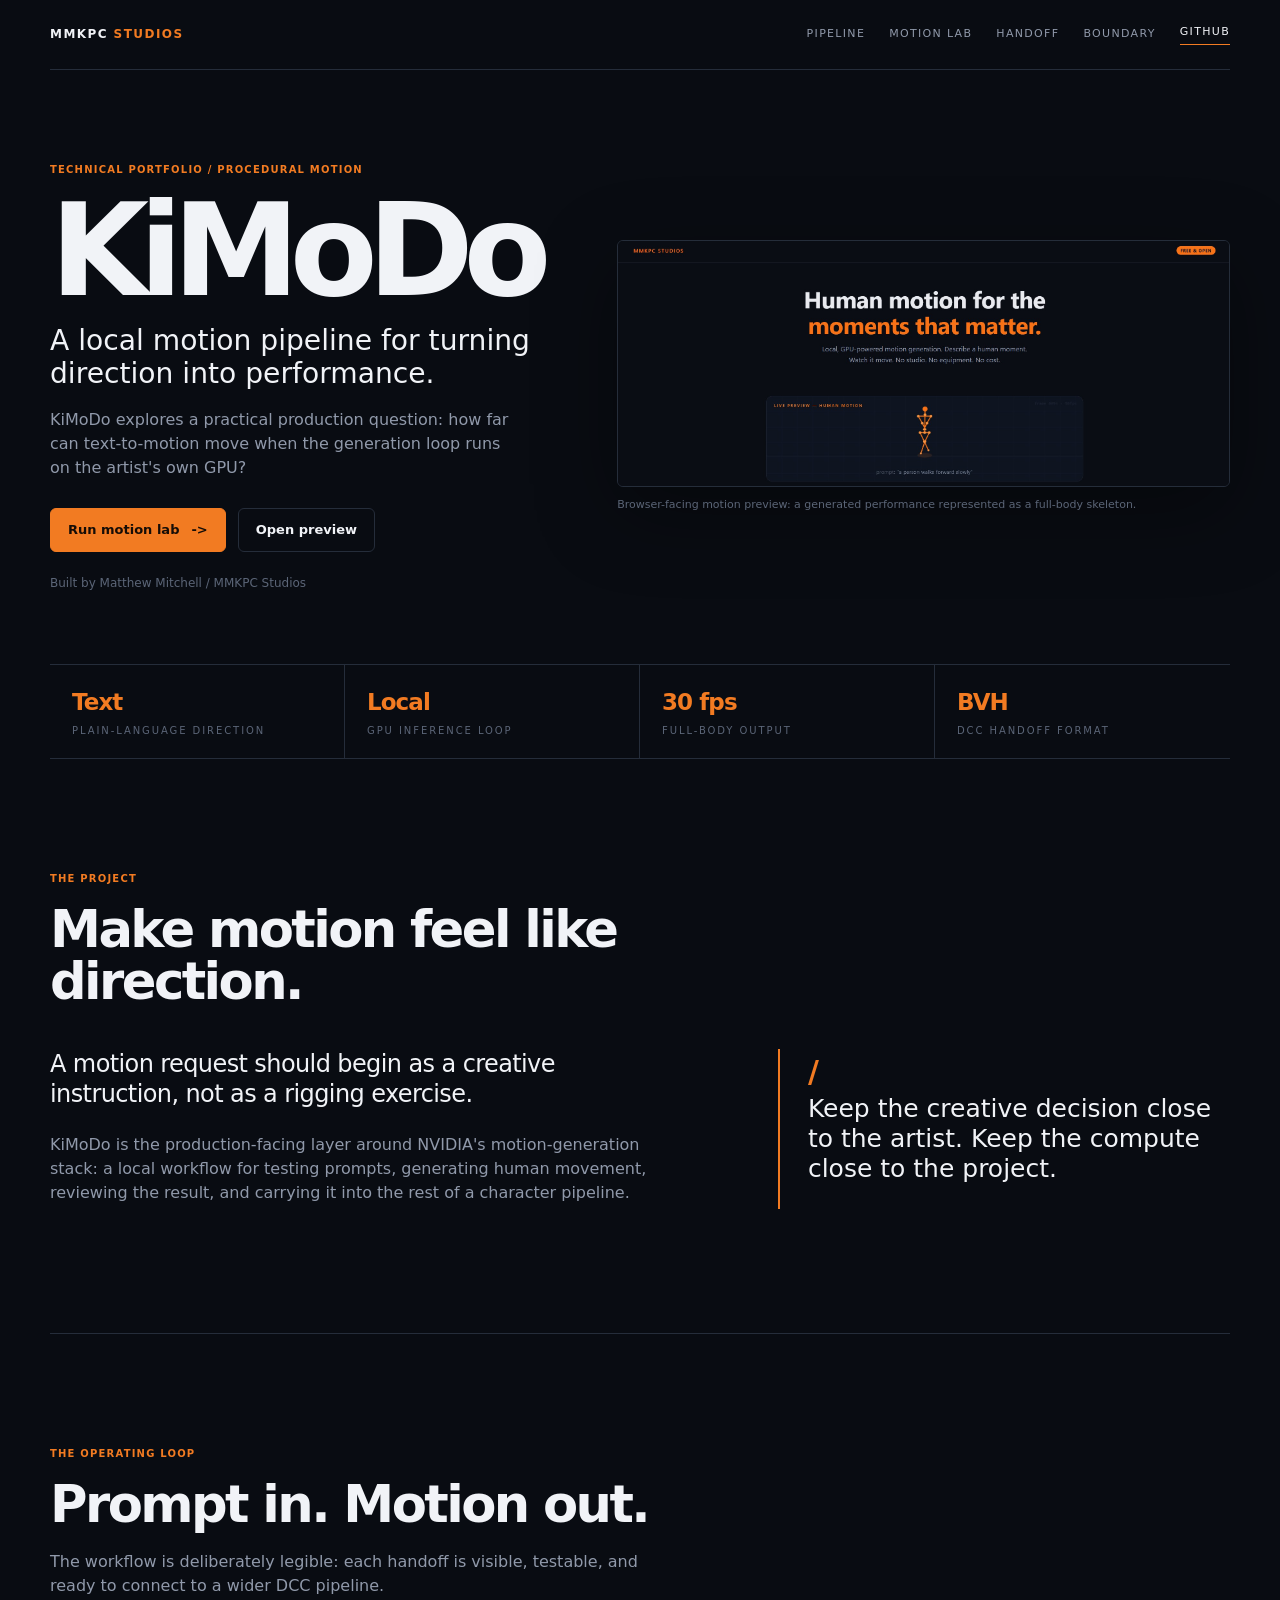
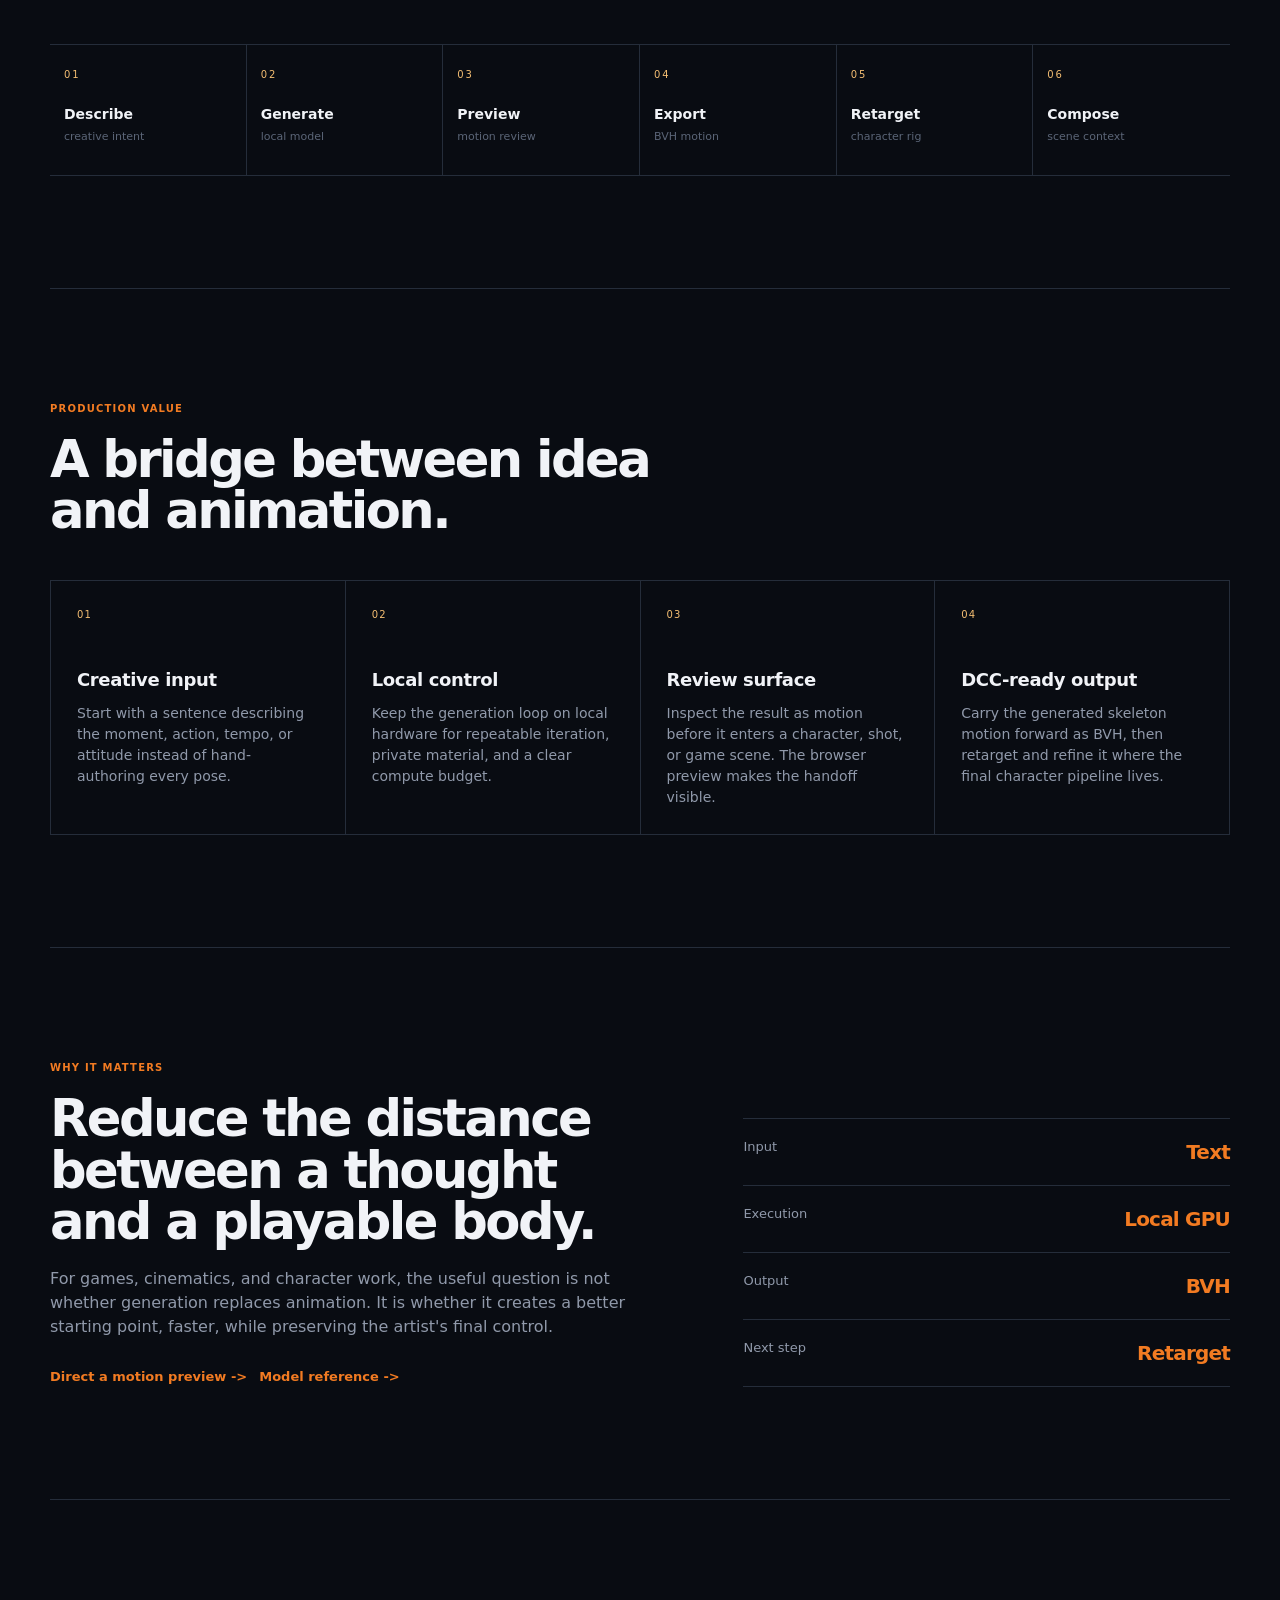
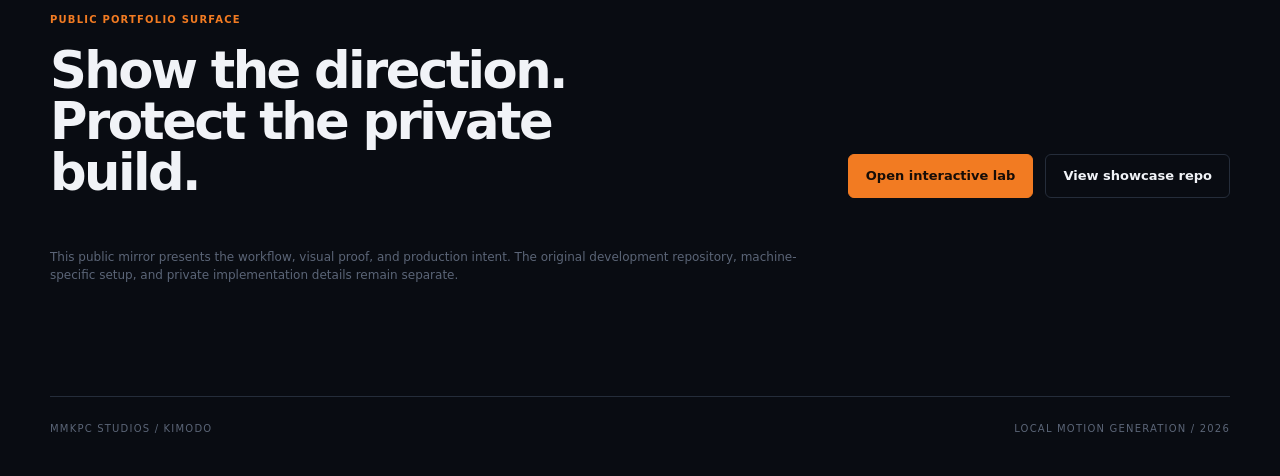
<file: docs/index.html>
<!doctype html>
<html lang="en">
<head>
  <meta charset="utf-8">
  <meta name="viewport" content="width=device-width, initial-scale=1">
  <title>KiMoDo | Local Motion Pipeline</title>
  <meta name="description" content="A technical portfolio case study for a local GPU human-motion generation workflow built around NVIDIA KiMoDo.">
  <meta property="og:title" content="KiMoDo | Local Motion Pipeline">
  <meta property="og:description" content="From plain-language direction to production-ready human motion, on local hardware.">
  <meta property="og:image" content="https://mmkpc.github.io/kimodo-motion-pipeline-showcase/preview.png">
  <meta property="og:url" content="https://mmkpc.github.io/kimodo-motion-pipeline-showcase/">
  <link rel="icon" href="favicon.svg" type="image/svg+xml">
  <link rel="stylesheet" href="styles.css">
</head>
<body>
  <header class="site-header">
    <a class="brand" href="./">MMKPC <span>STUDIOS</span></a>
    <nav class="site-nav" aria-label="Primary navigation">
      <a href="#pipeline">Pipeline</a>
      <a href="motion-lab.html">Motion Lab</a>
      <a href="#handoff">Handoff</a>
      <a href="#boundary">Boundary</a>
      <a class="nav-source" href="https://github.com/MMKPC/kimodo-motion-pipeline-showcase" target="_blank" rel="noopener">GitHub</a>
    </nav>
  </header>

  <main>
    <section class="hero section-shell">
      <div class="hero-copy">
        <p class="eyebrow">Technical portfolio / procedural motion</p>
        <h1>KiMoDo</h1>
        <p class="hero-lede">A local motion pipeline for turning direction into performance.</p>
        <p class="hero-body">KiMoDo explores a practical production question: how far can text-to-motion move when the generation loop runs on the artist's own GPU?</p>
        <div class="actions">
          <a class="button button-primary" href="motion-lab.html">Run motion lab <span aria-hidden="true">-&gt;</span></a>
          <a class="button button-secondary" href="preview.png">Open preview</a>
        </div>
        <p class="quiet-note">Built by Matthew Mitchell / MMKPC Studios</p>
      </div>
      <figure class="hero-visual">
        <img src="preview.png" alt="KiMoDo browser preview showing an orange human motion skeleton on a dark grid">
        <figcaption>Browser-facing motion preview: a generated performance represented as a full-body skeleton.</figcaption>
      </figure>
    </section>

    <section class="signal-strip section-shell" aria-label="KiMoDo highlights">
      <div><strong>Text</strong><span>plain-language direction</span></div>
      <div><strong>Local</strong><span>GPU inference loop</span></div>
      <div><strong>30 fps</strong><span>full-body output</span></div>
      <div><strong>BVH</strong><span>DCC handoff format</span></div>
    </section>

    <section class="story section-shell">
      <div class="section-intro">
        <p class="eyebrow">The project</p>
        <h2>Make motion feel like direction.</h2>
      </div>
      <div class="story-grid">
        <div>
          <p class="lead">A motion request should begin as a creative instruction, not as a rigging exercise.</p>
          <p>KiMoDo is the production-facing layer around NVIDIA's motion-generation stack: a local workflow for testing prompts, generating human movement, reviewing the result, and carrying it into the rest of a character pipeline.</p>
        </div>
        <div class="quote-block">
          <span class="quote-mark">/</span>
          <p>Keep the creative decision close to the artist. Keep the compute close to the project.</p>
        </div>
      </div>
    </section>

    <section class="pipeline-section section-shell" id="pipeline">
      <div class="section-intro compact">
        <p class="eyebrow">The operating loop</p>
        <h2>Prompt in. Motion out.</h2>
        <p>The workflow is deliberately legible: each handoff is visible, testable, and ready to connect to a wider DCC pipeline.</p>
      </div>
      <div class="pipeline" role="list" aria-label="KiMoDo motion pipeline">
        <div class="pipeline-step" role="listitem"><span>01</span><strong>Describe</strong><small>creative intent</small></div>
        <div class="pipeline-step" role="listitem"><span>02</span><strong>Generate</strong><small>local model</small></div>
        <div class="pipeline-step" role="listitem"><span>03</span><strong>Preview</strong><small>motion review</small></div>
        <div class="pipeline-step" role="listitem"><span>04</span><strong>Export</strong><small>BVH motion</small></div>
        <div class="pipeline-step" role="listitem"><span>05</span><strong>Retarget</strong><small>character rig</small></div>
        <div class="pipeline-step" role="listitem"><span>06</span><strong>Compose</strong><small>scene context</small></div>
      </div>
    </section>

    <section class="capabilities section-shell" id="handoff">
      <div class="section-intro compact">
        <p class="eyebrow">Production value</p>
        <h2>A bridge between idea and animation.</h2>
      </div>
      <div class="capability-grid">
        <article class="capability"><span class="capability-index">01</span><h3>Creative input</h3><p>Start with a sentence describing the moment, action, tempo, or attitude instead of hand-authoring every pose.</p></article>
        <article class="capability"><span class="capability-index">02</span><h3>Local control</h3><p>Keep the generation loop on local hardware for repeatable iteration, private material, and a clear compute budget.</p></article>
        <article class="capability"><span class="capability-index">03</span><h3>Review surface</h3><p>Inspect the result as motion before it enters a character, shot, or game scene. The browser preview makes the handoff visible.</p></article>
        <article class="capability"><span class="capability-index">04</span><h3>DCC-ready output</h3><p>Carry the generated skeleton motion forward as BVH, then retarget and refine it where the final character pipeline lives.</p></article>
      </div>
    </section>

    <section class="evidence section-shell">
      <div class="evidence-copy">
        <p class="eyebrow">Why it matters</p>
        <h2>Reduce the distance between a thought and a playable body.</h2>
        <p>For games, cinematics, and character work, the useful question is not whether generation replaces animation. It is whether it creates a better starting point, faster, while preserving the artist's final control.</p>
        <div class="link-row">
          <a href="motion-lab.html">Direct a motion preview <span aria-hidden="true">-&gt;</span></a>
          <a href="https://huggingface.co/nvidia/Kimodo-SOMA-RP-v1.1" target="_blank" rel="noopener">Model reference <span aria-hidden="true">-&gt;</span></a>
        </div>
      </div>
      <div class="metric-list">
        <div><span>Input</span><strong>Text</strong></div>
        <div><span>Execution</span><strong>Local GPU</strong></div>
        <div><span>Output</span><strong>BVH</strong></div>
        <div><span>Next step</span><strong>Retarget</strong></div>
      </div>
    </section>

    <section class="closing section-shell" id="boundary">
      <div>
        <p class="eyebrow">Public portfolio surface</p>
        <h2>Show the direction. Protect the private build.</h2>
      </div>
      <div class="closing-actions">
        <a class="button button-primary" href="motion-lab.html">Open interactive lab</a>
        <a class="button button-secondary" href="https://github.com/MMKPC/kimodo-motion-pipeline-showcase" target="_blank" rel="noopener">View showcase repo</a>
      </div>
      <p class="boundary-note">This public mirror presents the workflow, visual proof, and production intent. The original development repository, machine-specific setup, and private implementation details remain separate.</p>
    </section>
  </main>

  <footer class="site-footer section-shell">
    <span>MMKPC Studios / KiMoDo</span>
    <span>Local motion generation / 2026</span>
  </footer>
</body>
</html>
</file>
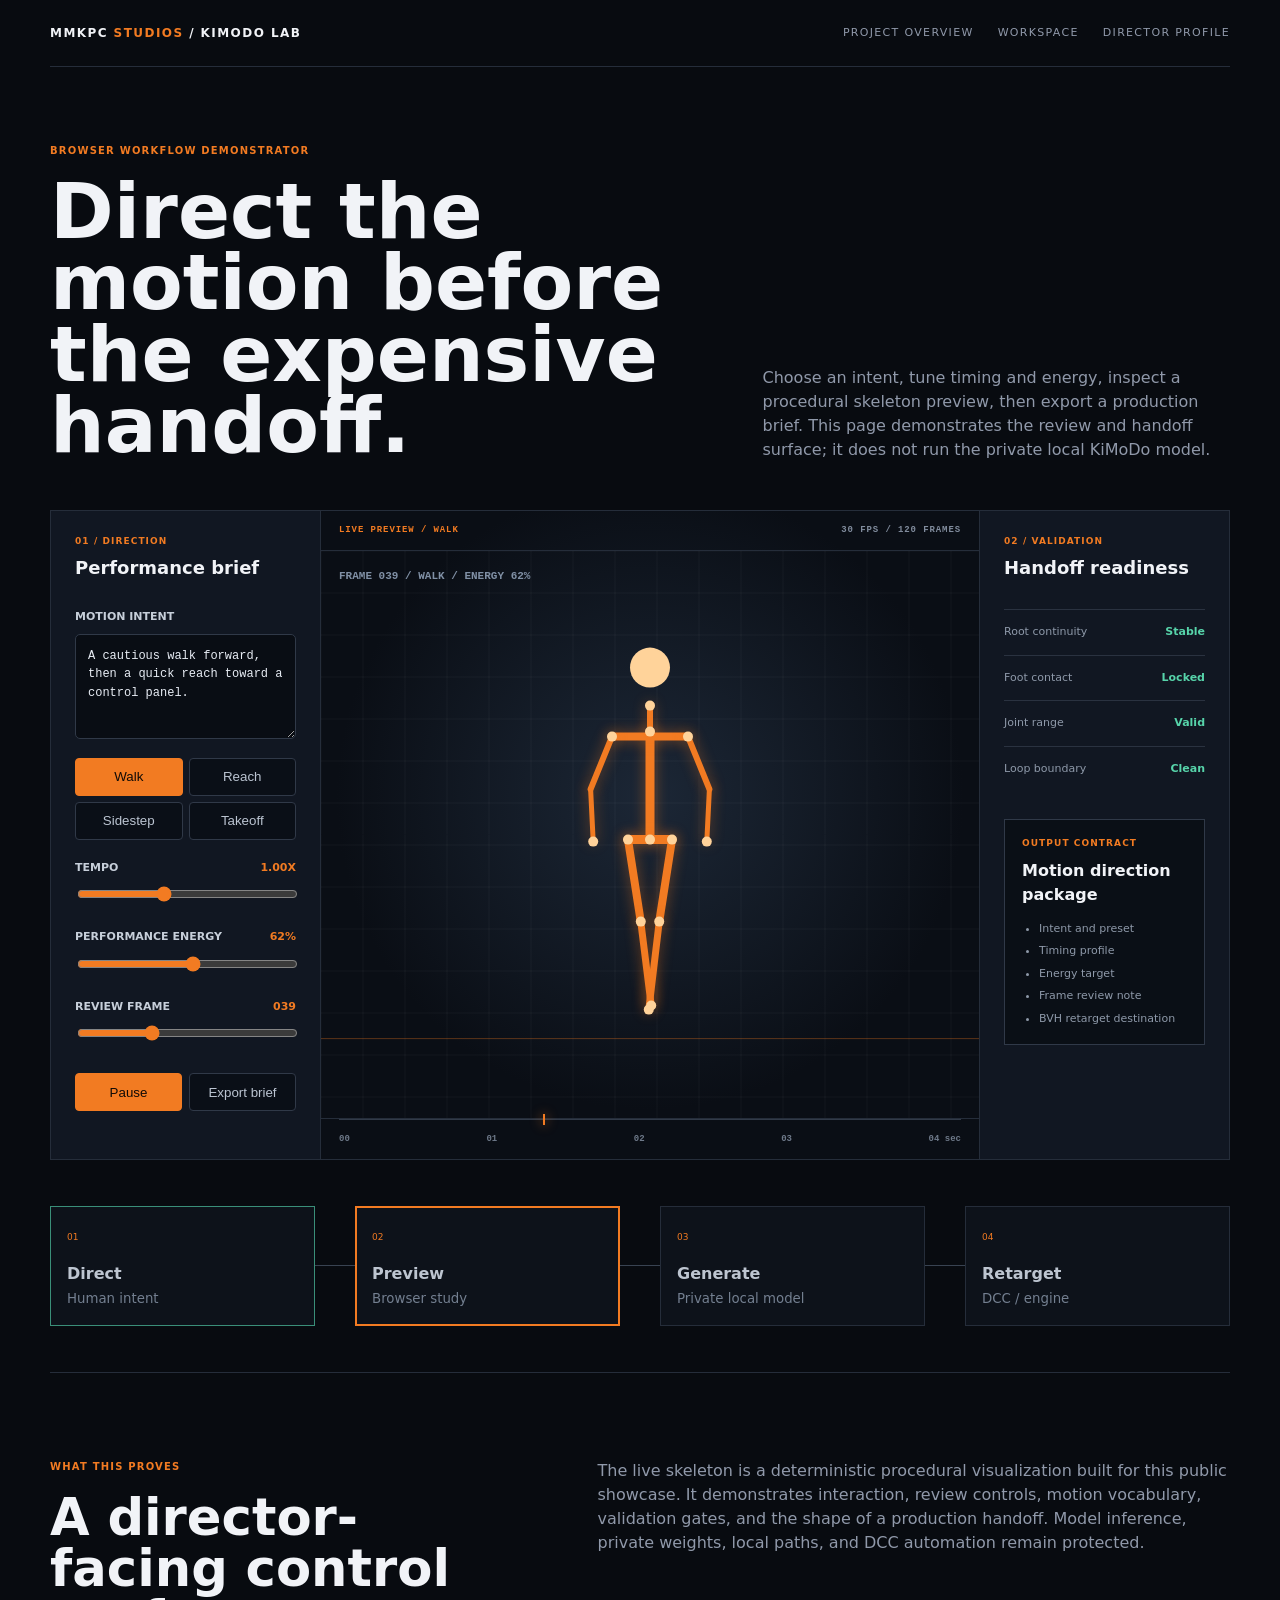
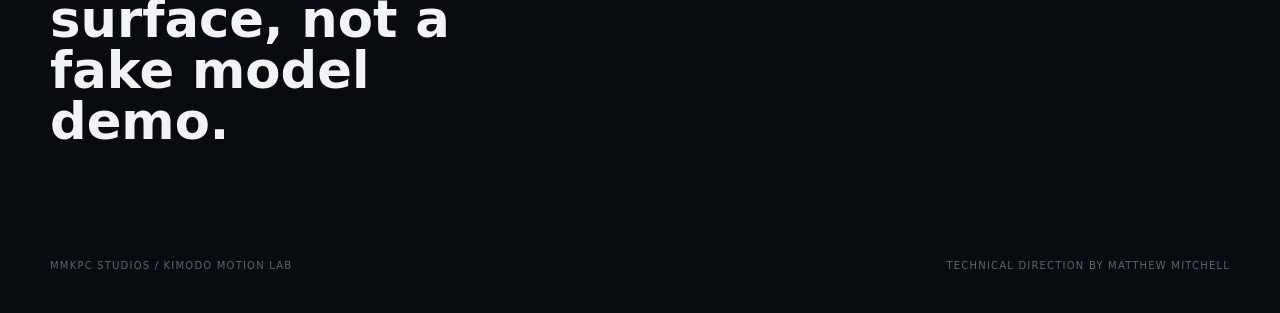
<file: docs/motion-lab.html>
<!doctype html>
<html lang="en">
<head>
  <meta charset="utf-8">
  <meta name="viewport" content="width=device-width, initial-scale=1">
  <meta name="description" content="Interactive browser workflow visualizer for the KiMoDo local motion pipeline.">
  <title>KiMoDo Motion Direction Lab | MMKPC Studios</title>
  <link rel="icon" href="favicon.svg" type="image/svg+xml">
  <link rel="stylesheet" href="styles.css">
  <link rel="stylesheet" href="motion-lab.css">
</head>
<body class="lab-page">
  <header class="site-header">
    <a class="brand" href="index.html">MMKPC <span>STUDIOS</span> / KIMODO LAB</a>
    <nav class="site-nav" aria-label="Primary navigation">
      <a href="index.html">Project overview</a>
      <a href="#workspace">Workspace</a>
      <a href="https://mmkprospects.com/#director-systems">Director profile</a>
    </nav>
  </header>

  <main>
    <section class="lab-hero section-shell">
      <div><p class="eyebrow">Browser workflow demonstrator</p><h1>Direct the motion before the expensive handoff.</h1></div>
      <p>Choose an intent, tune timing and energy, inspect a procedural skeleton preview, then export a production brief. This page demonstrates the review and handoff surface; it does not run the private local KiMoDo model.</p>
    </section>

    <section class="motion-workspace section-shell" id="workspace">
      <aside class="control-panel">
        <div class="control-head"><span>01 / Direction</span><strong>Performance brief</strong></div>
        <label for="motion-intent">Motion intent</label>
        <textarea id="motion-intent">A cautious walk forward, then a quick reach toward a control panel.</textarea>
        <div class="preset-row" aria-label="Motion presets">
          <button type="button" data-preset="walk" class="is-selected">Walk</button>
          <button type="button" data-preset="reach">Reach</button>
          <button type="button" data-preset="sidestep">Sidestep</button>
          <button type="button" data-preset="takeoff">Takeoff</button>
        </div>
        <label for="tempo">Tempo <output for="tempo" data-tempo-value>1.00x</output></label>
        <input id="tempo" type="range" min="0.5" max="1.8" step="0.05" value="1">
        <label for="energy">Performance energy <output for="energy" data-energy-value>62%</output></label>
        <input id="energy" type="range" min="20" max="100" step="1" value="62">
        <label for="frame">Review frame <output for="frame" data-frame-value>000</output></label>
        <input id="frame" type="range" min="0" max="119" step="1" value="0">
        <div class="control-actions">
          <button type="button" class="lab-button lab-button-primary" data-toggle>Pause</button>
          <button type="button" class="lab-button" data-export>Export brief</button>
        </div>
      </aside>

      <div class="stage-panel">
        <div class="stage-toolbar"><span data-state-label>LIVE PREVIEW / WALK</span><span>30 FPS / 120 FRAMES</span></div>
        <canvas data-motion-canvas width="900" height="620" aria-label="Procedural skeleton motion preview"></canvas>
        <div class="timeline"><i data-playhead></i><span>00</span><span>01</span><span>02</span><span>03</span><span>04 sec</span></div>
      </div>

      <aside class="validation-panel">
        <div class="control-head"><span>02 / Validation</span><strong>Handoff readiness</strong></div>
        <dl class="validation-list">
          <div><dt>Root continuity</dt><dd data-check="root">Stable</dd></div>
          <div><dt>Foot contact</dt><dd data-check="feet">Locked</dd></div>
          <div><dt>Joint range</dt><dd data-check="joints">Valid</dd></div>
          <div><dt>Loop boundary</dt><dd data-check="loop">Clean</dd></div>
        </dl>
        <div class="handoff-card">
          <span>Output contract</span>
          <strong>Motion direction package</strong>
          <ul><li>Intent and preset</li><li>Timing profile</li><li>Energy target</li><li>Frame review note</li><li>BVH retarget destination</li></ul>
        </div>
      </aside>
    </section>

    <section class="pipeline-readout section-shell">
      <div class="pipeline-node is-done"><span>01</span><strong>Direct</strong><small>Human intent</small></div>
      <div class="pipeline-link"></div>
      <div class="pipeline-node is-active"><span>02</span><strong>Preview</strong><small>Browser study</small></div>
      <div class="pipeline-link"></div>
      <div class="pipeline-node"><span>03</span><strong>Generate</strong><small>Private local model</small></div>
      <div class="pipeline-link"></div>
      <div class="pipeline-node"><span>04</span><strong>Retarget</strong><small>DCC / engine</small></div>
    </section>

    <section class="lab-boundary section-shell">
      <div><p class="eyebrow">What this proves</p><h2>A director-facing control surface, not a fake model demo.</h2></div>
      <p>The live skeleton is a deterministic procedural visualization built for this public showcase. It demonstrates interaction, review controls, motion vocabulary, validation gates, and the shape of a production handoff. Model inference, private weights, local paths, and DCC automation remain protected.</p>
    </section>
  </main>

  <footer class="site-footer section-shell"><span>MMKPC Studios / KiMoDo Motion Lab</span><span>Technical direction by Matthew Mitchell</span></footer>
  <script src="motion-lab.js"></script>
</body>
</html>
</file>
<file: docs/styles.css>
:root {
  --ink: #f1f3f7;
  --muted: #9099aa;
  --soft: #5b6577;
  --line: #252d3a;
  --deep: #090c12;
  --accent: #f27b22;
  --accent-2: #f3bd72;
  --max: 1180px;
}
* { box-sizing: border-box; }
html { scroll-behavior: smooth; }
body { margin: 0; background: var(--deep); color: var(--ink); font-family: Inter, ui-sans-serif, system-ui, -apple-system, "Segoe UI", sans-serif; line-height: 1.5; }
a { color: inherit; }
.site-header { width: min(var(--max), calc(100% - 48px)); margin: 0 auto; padding: 24px 0; display: flex; justify-content: space-between; align-items: center; border-bottom: 1px solid var(--line); }
.brand, .site-nav a, .eyebrow, .signal-strip, .pipeline-step, .capability-index, .site-footer { letter-spacing: .12em; text-transform: uppercase; }
.brand { font-size: 12px; font-weight: 800; text-decoration: none; }
.brand span { color: var(--accent); }
.site-nav { display: flex; align-items: center; gap: 24px; }
.site-nav a { color: var(--muted); font-size: 11px; text-decoration: none; }
.site-nav a:hover, .site-nav a:focus-visible { color: var(--accent); }
.site-nav .nav-source { color: var(--ink); border-bottom: 1px solid var(--accent); padding-bottom: 3px; }
.section-shell { width: min(var(--max), calc(100% - 48px)); margin: 0 auto; }
.hero { padding: 92px 0 72px; display: grid; grid-template-columns: .86fr 1.14fr; gap: 76px; align-items: center; }
.eyebrow { margin: 0 0 18px; color: var(--accent); font-size: 10px; font-weight: 800; }
h1, h2, h3, p { margin-top: 0; }
h1 { margin-bottom: 18px; font-size: clamp(4.3rem, 10vw, 8rem); line-height: .88; letter-spacing: -.08em; font-weight: 780; }
h2 { margin-bottom: 20px; font-size: clamp(2rem, 4vw, 3.6rem); line-height: 1; letter-spacing: -.05em; font-weight: 730; }
h3 { margin-bottom: 10px; font-size: 18px; letter-spacing: -.02em; }
.hero-lede { max-width: 480px; margin-bottom: 18px; color: var(--ink); font-size: clamp(1.35rem, 2.2vw, 1.8rem); line-height: 1.15; }
.hero-body { max-width: 470px; margin-bottom: 28px; color: var(--muted); font-size: 16px; }
.actions, .closing-actions, .link-row { display: flex; flex-wrap: wrap; gap: 12px; align-items: center; }
.button { display: inline-flex; align-items: center; gap: 12px; min-height: 44px; padding: 0 17px; border: 1px solid var(--line); border-radius: 6px; font-size: 13px; font-weight: 700; text-decoration: none; }
.button-primary { background: var(--accent); border-color: var(--accent); color: #160d07; }
.button-primary:hover, .button-primary:focus-visible { background: #ffad60; }
.button-secondary { color: var(--ink); }
.button-secondary:hover, .button-secondary:focus-visible { border-color: var(--accent); color: var(--accent); }
.quiet-note { margin: 22px 0 0; color: var(--soft); font-size: 12px; }
.hero-visual { margin: 0; }
.hero-visual img { display: block; width: 100%; border: 1px solid var(--line); border-radius: 6px; box-shadow: 0 24px 80px rgba(0,0,0,.36); }
figcaption { margin-top: 10px; color: var(--soft); font-size: 11px; }
.signal-strip { display: grid; grid-template-columns: repeat(4, 1fr); border-top: 1px solid var(--line); border-bottom: 1px solid var(--line); }
.signal-strip div { padding: 20px 22px; border-right: 1px solid var(--line); }
.signal-strip div:last-child { border-right: 0; }
.signal-strip strong { display: block; color: var(--accent); font-size: 23px; letter-spacing: -.04em; text-transform: none; }
.signal-strip span { display: block; margin-top: 4px; color: var(--soft); font-size: 10px; }
.story, .pipeline-section, .capabilities, .evidence, .closing { padding: 112px 0; border-bottom: 1px solid var(--line); }
.section-intro { max-width: 680px; }
.section-intro.compact { max-width: 610px; }
.section-intro.compact > p:last-child { color: var(--muted); }
.story-grid { display: grid; grid-template-columns: 1fr .72fr; gap: 100px; align-items: start; margin-top: 42px; }
.story-grid p { color: var(--muted); font-size: 16px; }
.story-grid .lead { color: var(--ink); font-size: 24px; line-height: 1.25; letter-spacing: -.025em; }
.quote-block { border-left: 2px solid var(--accent); padding: 0 0 0 28px; }
.quote-block p { color: var(--ink); font-size: 25px; line-height: 1.2; }
.quote-mark { display: block; color: var(--accent); font-size: 30px; font-weight: 800; }
.pipeline { display: grid; grid-template-columns: repeat(6, 1fr); margin-top: 46px; border-top: 1px solid var(--line); border-bottom: 1px solid var(--line); }
.pipeline-step { min-height: 130px; padding: 22px 14px; border-right: 1px solid var(--line); }
.pipeline-step:last-child { border-right: 0; }
.pipeline-step span { display: block; color: var(--accent-2); font-size: 10px; }
.pipeline-step strong { display: block; margin-top: 22px; color: var(--ink); font-size: 14px; letter-spacing: 0; text-transform: none; }
.pipeline-step small { display: block; margin-top: 4px; color: var(--soft); font-size: 11px; letter-spacing: 0; text-transform: none; }
.capability-grid { display: grid; grid-template-columns: repeat(4, 1fr); gap: 1px; margin-top: 44px; background: var(--line); border: 1px solid var(--line); }
.capability { min-height: 220px; padding: 26px; background: var(--deep); }
.capability-index { display: block; margin-bottom: 44px; color: var(--accent-2); font-size: 10px; }
.capability p { margin-bottom: 0; color: var(--muted); font-size: 14px; }
.evidence { display: grid; grid-template-columns: 1fr .82fr; gap: 100px; align-items: end; }
.evidence-copy > p:not(.eyebrow) { max-width: 590px; color: var(--muted); }
.link-row { margin-top: 28px; }
.link-row a { color: var(--accent); font-size: 13px; font-weight: 700; text-decoration: none; }
.link-row a:hover { color: var(--ink); }
.metric-list { border-top: 1px solid var(--line); }
.metric-list div { display: flex; justify-content: space-between; gap: 18px; padding: 18px 0; border-bottom: 1px solid var(--line); }
.metric-list span { color: var(--muted); font-size: 13px; }
.metric-list strong { color: var(--accent); font-size: 20px; letter-spacing: -.04em; }
.closing { display: grid; grid-template-columns: 1fr auto; gap: 32px; align-items: end; }
.closing h2 { max-width: 550px; margin-bottom: 0; }
.closing-actions { justify-content: flex-end; }
.boundary-note { grid-column: 1 / -1; max-width: 760px; margin: 18px 0 0; color: var(--soft); font-size: 12px; }
.site-footer { display: flex; justify-content: space-between; gap: 20px; padding: 24px 0 40px; color: var(--soft); font-size: 10px; }
@media (max-width: 900px) {
  .hero, .story-grid, .evidence { grid-template-columns: 1fr; gap: 42px; }
  .hero { padding-top: 66px; }
  .pipeline { grid-template-columns: repeat(3, 1fr); }
  .pipeline-step:nth-child(3) { border-right: 0; }
  .capability-grid { grid-template-columns: repeat(2, 1fr); }
  .closing { grid-template-columns: 1fr; }
  .closing-actions { justify-content: flex-start; }
}
@media (max-width: 620px) {
  .site-header, .section-shell { width: min(100% - 32px, var(--max)); }
  .site-header { align-items: flex-start; }
  .site-nav { gap: 10px; flex-wrap: wrap; justify-content: flex-end; }
  .site-nav a { font-size: 9px; }
  .hero { padding: 54px 0 48px; }
  h1 { font-size: clamp(4rem, 20vw, 6.2rem); }
  .signal-strip { grid-template-columns: repeat(2, 1fr); }
  .signal-strip div:nth-child(2) { border-right: 0; }
  .signal-strip div:nth-child(-n+2) { border-bottom: 1px solid var(--line); }
  .story, .pipeline-section, .capabilities, .evidence, .closing { padding: 76px 0; }
  .story-grid .lead, .quote-block p { font-size: 21px; }
  .pipeline { grid-template-columns: repeat(2, 1fr); }
  .pipeline-step:nth-child(3) { border-right: 1px solid var(--line); }
  .pipeline-step:nth-child(even) { border-right: 0; }
  .capability-grid { grid-template-columns: 1fr; }
  .capability { min-height: auto; }
  .capability-index { margin-bottom: 26px; }
  .site-footer { flex-direction: column; }
}
</file>
<file: docs/motion-lab.css>
.lab-page { min-height:100vh; background:#080b10; }
.lab-hero { display:grid; grid-template-columns:1.15fr .85fr; gap:80px; align-items:end; padding:76px 0 48px; }
.lab-hero h1 { max-width:820px; margin:0; font-size:clamp(2.7rem,6vw,5.8rem); line-height:.93; letter-spacing:0; }
.lab-hero > p { max-width:520px; margin:0; color:var(--muted); }
.motion-workspace { display:grid; grid-template-columns:270px minmax(0,1fr) 250px; min-height:650px; border:1px solid var(--line); background:#0d121a; }
.control-panel,.validation-panel { padding:24px; background:#111722; }
.control-panel { border-right:1px solid var(--line); }
.validation-panel { border-left:1px solid var(--line); }
.control-head { margin-bottom:28px; }
.control-head span,.handoff-card > span { display:block; color:var(--accent); font-size:9px; font-weight:800; letter-spacing:.12em; text-transform:uppercase; }
.control-head strong { display:block; margin-top:6px; font-size:18px; }
.control-panel label { display:flex; justify-content:space-between; gap:14px; margin:20px 0 8px; color:#c7cfda; font-size:11px; font-weight:700; text-transform:uppercase; }
.control-panel output { color:var(--accent); }
.control-panel textarea { width:100%; min-height:105px; resize:vertical; border:1px solid #303948; border-radius:5px; padding:12px; color:#e8edf5; background:#090d14; font:500 12px/1.55 ui-monospace,monospace; }
.control-panel input[type="range"] { width:100%; accent-color:var(--accent); }
.preset-row { display:grid; grid-template-columns:repeat(2,1fr); gap:6px; margin-top:12px; }
.preset-row button,.lab-button { min-height:38px; border:1px solid #303948; border-radius:4px; color:#bbc4d1; background:#0a0f17; font:700 11px/1 inherit; cursor:pointer; }
.preset-row button:hover,.preset-row button:focus-visible,.preset-row .is-selected { color:#100b07; border-color:var(--accent); background:var(--accent); }
.control-actions { display:grid; grid-template-columns:1fr 1fr; gap:7px; margin-top:25px; }
.lab-button-primary { color:#110b06; border-color:var(--accent); background:var(--accent); }
.stage-panel { position:relative; min-width:0; display:grid; grid-template-rows:auto 1fr auto; overflow:hidden; background:radial-gradient(circle at 50% 44%,#1c2736 0,#0a0e15 64%); }
.stage-toolbar { display:flex; justify-content:space-between; gap:20px; padding:15px 18px; border-bottom:1px solid var(--line); color:#818c9d; font:700 9px/1 ui-monospace,monospace; letter-spacing:.1em; }
.stage-toolbar span:first-child { color:var(--accent); }
[data-motion-canvas] { display:block; width:100%; height:100%; min-height:520px; }
.timeline { position:relative; display:flex; justify-content:space-between; padding:15px 18px; border-top:1px solid var(--line); color:#6e7989; font:700 9px ui-monospace,monospace; }
.timeline::before { content:""; position:absolute; left:18px; right:18px; top:0; height:1px; background:#313a48; }
.timeline i { position:absolute; left:18px; top:-5px; width:2px; height:11px; background:var(--accent); box-shadow:0 0 12px var(--accent); }
.validation-list { margin:0; }
.validation-list div { display:flex; justify-content:space-between; gap:16px; padding:14px 0; border-top:1px solid #2a3240; }
.validation-list dt { color:#8e99a9; font-size:11px; }
.validation-list dd { margin:0; color:#57d4aa; font-size:11px; font-weight:800; }
.validation-list dd.is-review { color:#ffd071; }
.handoff-card { margin-top:28px; border:1px solid #303948; padding:17px; background:#0a0f16; }
.handoff-card strong { display:block; margin:8px 0 14px; }
.handoff-card ul { margin:0; padding-left:17px; color:#8e99a9; font-size:11px; }
.handoff-card li + li { margin-top:6px; }
.pipeline-readout { display:grid; grid-template-columns:1fr 40px 1fr 40px 1fr 40px 1fr; align-items:center; padding:46px 0; }
.pipeline-node { min-height:96px; border:1px solid var(--line); padding:16px; color:#737f90; background:#0d121a; }
.pipeline-node span { color:var(--accent); font-size:9px; }
.pipeline-node strong,.pipeline-node small { display:block; }
.pipeline-node strong { margin-top:15px; color:#bdc5d0; }
.pipeline-node small { margin-top:3px; }
.pipeline-node.is-active { border-color:var(--accent); box-shadow:inset 0 0 0 1px var(--accent); }
.pipeline-node.is-done { border-color:#3a8f79; }
.pipeline-link { height:1px; background:#394352; }
.lab-boundary { display:grid; grid-template-columns:.85fr 1.15fr; gap:80px; padding:86px 0; border-top:1px solid var(--line); }
.lab-boundary h2 { max-width:540px; margin:0; font-size:clamp(2rem,4vw,3.4rem); letter-spacing:0; }
.lab-boundary > p { color:var(--muted); }
@media (max-width:1050px) {
  .motion-workspace { grid-template-columns:240px minmax(0,1fr); }
  .validation-panel { grid-column:1/-1; border-top:1px solid var(--line); border-left:0; }
  .validation-list { display:grid; grid-template-columns:repeat(4,1fr); gap:15px; }
  .validation-list div { display:block; }
  .validation-list dd { margin-top:6px; }
}
@media (max-width:760px) {
  .lab-hero,.lab-boundary { grid-template-columns:1fr; gap:28px; }
  .motion-workspace { grid-template-columns:1fr; }
  .control-panel { border-right:0; border-bottom:1px solid var(--line); }
  [data-motion-canvas] { min-height:430px; }
  .pipeline-readout { grid-template-columns:1fr; gap:6px; }
  .pipeline-link { width:1px; height:18px; margin-left:24px; }
  .validation-list { grid-template-columns:repeat(2,1fr); }
}
@media (prefers-reduced-motion:reduce) { * { scroll-behavior:auto !important; } }
</file>
